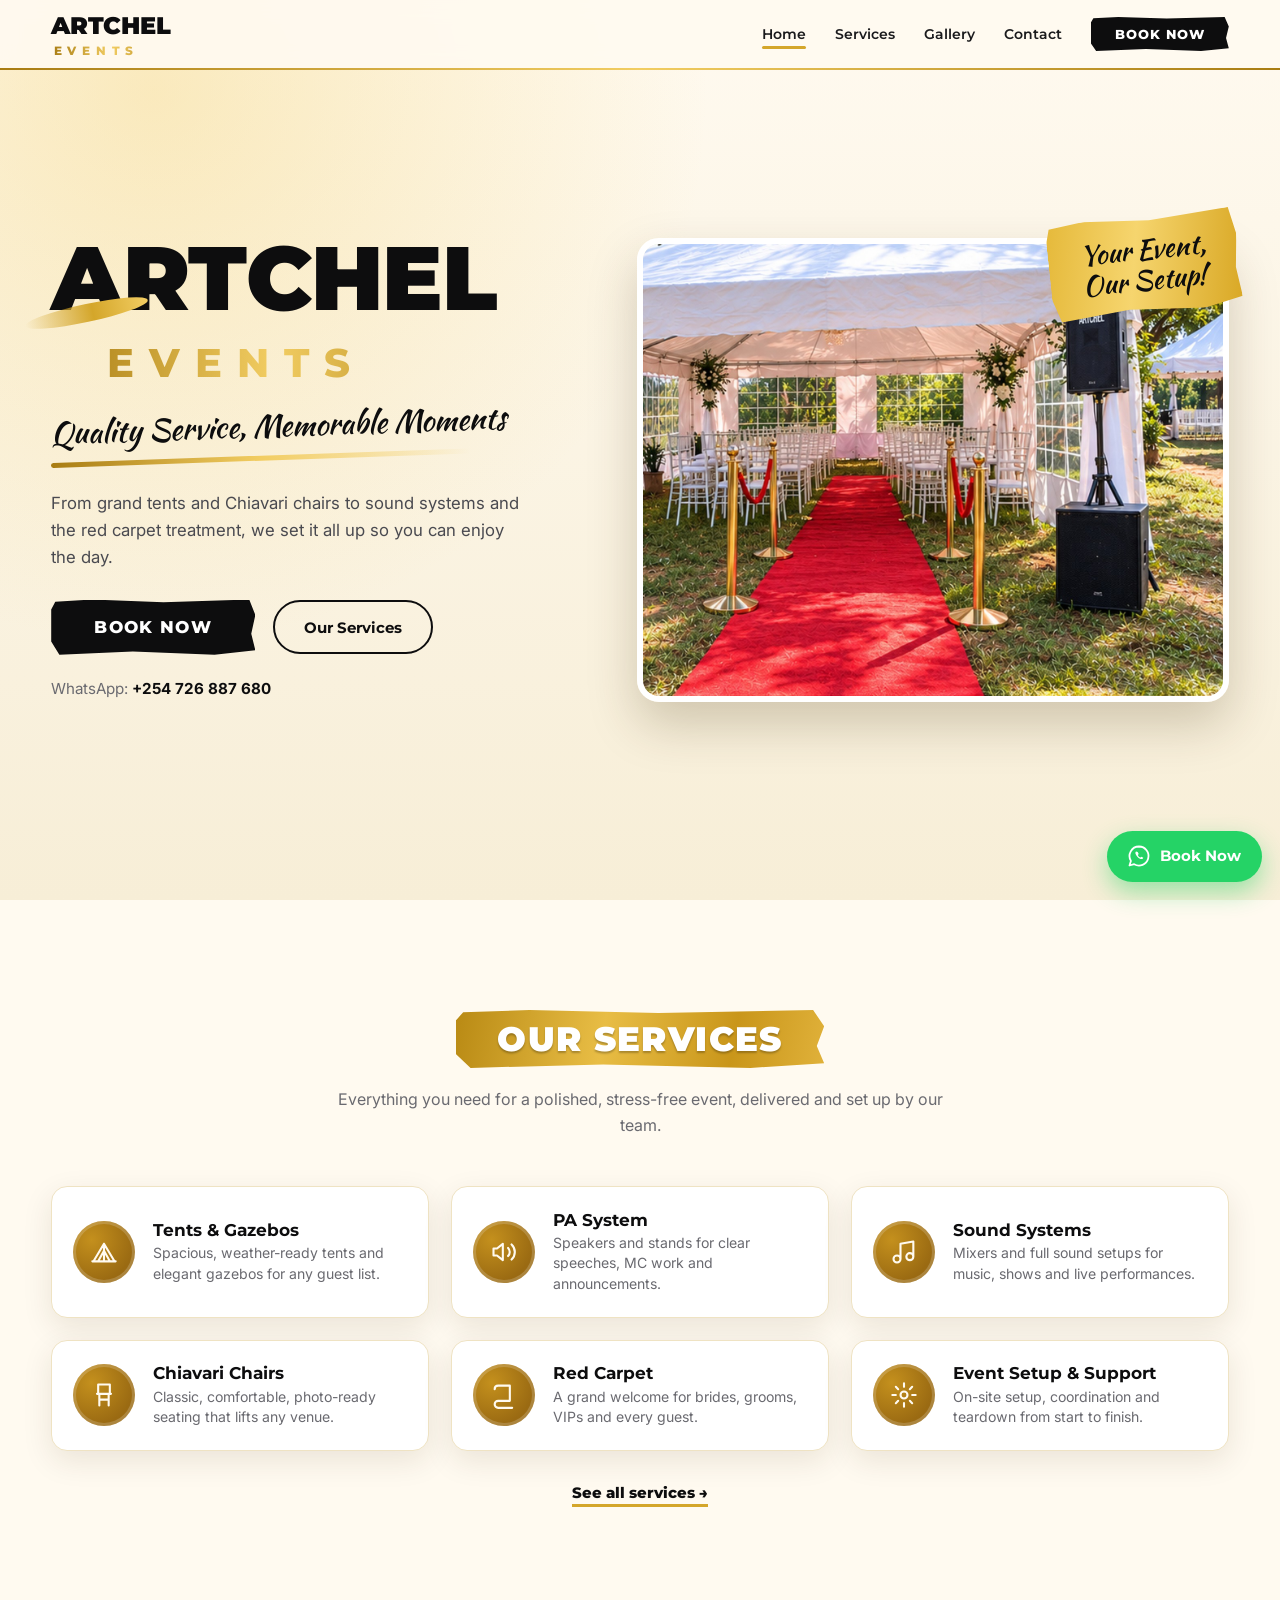
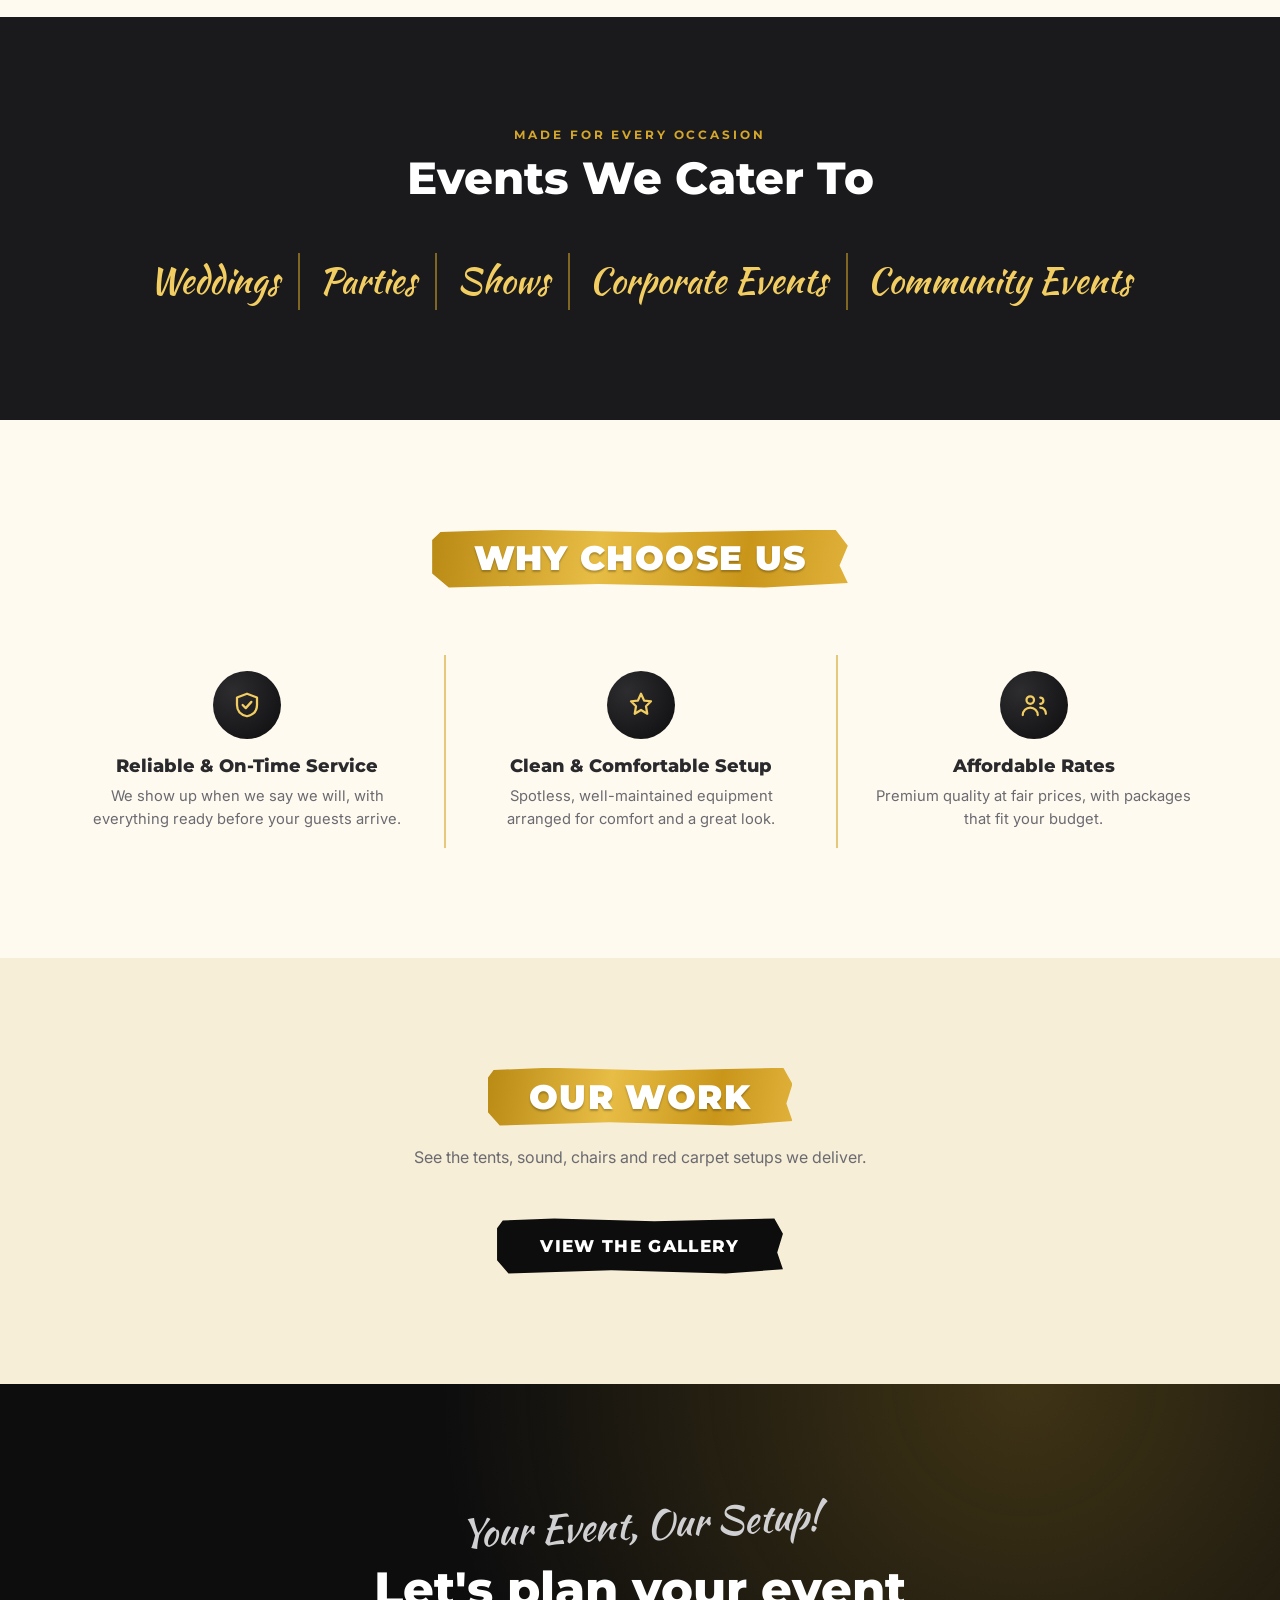
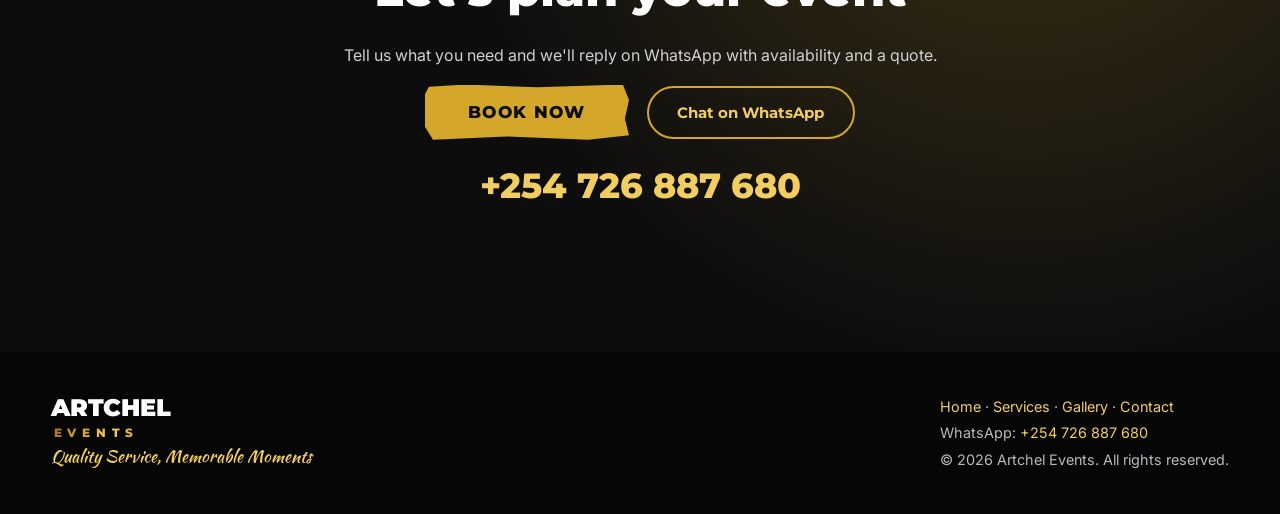
<file: index.html>
<!DOCTYPE html>
<html lang="en">
<head>
  <meta charset="UTF-8" />
  <meta name="viewport" content="width=device-width, initial-scale=1" />
  <title>Artchel Events | Quality Service, Memorable Moments</title>
  <meta name="description" content="Artchel Events: tents, gazebos, PA and sound systems, Chiavari chairs, red carpet and full event setup for weddings, parties, shows, corporate and community events." />
  <meta name="theme-color" content="#fffaf0" />
  <link rel="preconnect" href="https://fonts.googleapis.com" />
  <link rel="preconnect" href="https://fonts.gstatic.com" crossorigin />
  <link href="https://fonts.googleapis.com/css2?family=Inter:wght@400;500;600&family=Kaushan+Script&family=Montserrat:wght@600;700;800;900&display=swap" rel="stylesheet" />
  <link rel="stylesheet" href="styles.css" />
</head>
<body>

  <header class="site-header" id="top">
    <div class="container header-inner">
      <a href="index.html" class="logo logo-sm" aria-label="Artchel Events home">
        <span class="logo-main">ARTCHEL</span>
        <span class="logo-sub">EVENTS</span>
      </a>
      <nav class="nav" id="nav" aria-label="Main navigation">
        <a href="index.html" class="active">Home</a>
        <a href="services.html">Services</a>
        <a href="gallery.html">Gallery</a>
        <a href="contact.html">Contact</a>
        <button class="btn-brush nav-cta" data-open-modal>Book Now</button>
      </nav>
      <button class="hamburger" id="hamburger" aria-label="Toggle menu" aria-expanded="false" aria-controls="nav">
        <span></span><span></span><span></span>
      </button>
    </div>
  </header>

  <main>
    <section class="hero">
      <div class="container hero-grid">
        <div class="hero-copy">
          <div class="logo logo-lg" role="img" aria-label="Artchel Events">
            <span class="logo-main">ARTCHEL</span>
            <span class="logo-sub">EVENTS</span>
          </div>
          <p class="script tagline">Quality Service, Memorable Moments</p>
          <span class="gold-line" aria-hidden="true"></span>
          <p class="hero-sub">From grand tents and Chiavari chairs to sound systems and the red carpet treatment, we set it all up so you can enjoy the day.</p>
          <div class="hero-actions">
            <button class="btn-brush btn-brush-lg" data-open-modal>Book Now</button>
            <a href="services.html" class="btn-ghost">Our Services</a>
          </div>
          <p class="hero-phone">WhatsApp: <a href="https://wa.me/254726887680">+254 726 887 680</a></p>
        </div>
        <div class="hero-visual">
          <img src="hero-tent.jpg" alt="White event tent with Chiavari chairs, red carpet, gold stanchions and a speaker" width="1428" height="1114" />
          <div class="sticker script">Your Event,<br />Our Setup!</div>
        </div>
      </div>
    </section>

    <section class="section" id="services">
      <div class="container">
        <header class="section-head">
          <h2 class="brush-label">OUR SERVICES</h2>
          <p>Everything you need for a polished, stress-free event, delivered and set up by our team.</p>
        </header>
        <div class="services">
          <article class="service">
            <div class="icon" aria-hidden="true"><svg viewBox="0 0 24 24"><path d="M3 20 12 5l9 15M12 5v15M7 20l5-9 5 9M2 20h20"/></svg></div>
            <div><h3>Tents &amp; Gazebos</h3><p>Spacious, weather-ready tents and elegant gazebos for any guest list.</p></div>
          </article>
          <article class="service">
            <div class="icon" aria-hidden="true"><svg viewBox="0 0 24 24"><path d="M11 5 6 9H3v6h3l5 4V5zM15.5 8.5a5 5 0 0 1 0 7M18.5 5.5a9 9 0 0 1 0 13"/></svg></div>
            <div><h3>PA System</h3><p>Speakers and stands for clear speeches, MC work and announcements.</p></div>
          </article>
          <article class="service">
            <div class="icon" aria-hidden="true"><svg viewBox="0 0 24 24"><path d="M9 18V5l11-2v13M9 18a3 3 0 1 1-6 0 3 3 0 0 1 6 0zM20 16a3 3 0 1 1-6 0 3 3 0 0 1 6 0z"/></svg></div>
            <div><h3>Sound Systems</h3><p>Mixers and full sound setups for music, shows and live performances.</p></div>
          </article>
          <article class="service">
            <div class="icon" aria-hidden="true"><svg viewBox="0 0 24 24"><path d="M7 3h10v8H7zM6 11h12M8 11v10M16 11v10M8 16h8"/></svg></div>
            <div><h3>Chiavari Chairs</h3><p>Classic, comfortable, photo-ready seating that lifts any venue.</p></div>
          </article>
          <article class="service">
            <div class="icon" aria-hidden="true"><svg viewBox="0 0 24 24"><path d="M4 7c0-1.7 1.3-3 3-3h10v13H7a3 3 0 0 0 0 6h12M17 4v13"/></svg></div>
            <div><h3>Red Carpet</h3><p>A grand welcome for brides, grooms, VIPs and every guest.</p></div>
          </article>
          <article class="service">
            <div class="icon" aria-hidden="true"><svg viewBox="0 0 24 24"><path d="M12 15a3 3 0 1 0 0-6 3 3 0 0 0 0 6zM12 2v3M12 19v3M2 12h3M19 12h3M5 5l2 2M17 17l2 2M19 5l-2 2M7 17l-2 2"/></svg></div>
            <div><h3>Event Setup &amp; Support</h3><p>On-site setup, coordination and teardown from start to finish.</p></div>
          </article>
        </div>
        <div class="center-row"><a class="link-more" href="services.html">See all services &rarr;</a></div>
      </div>
    </section>

    <section class="section section-dark" id="events">
      <div class="container">
        <header class="section-head light">
          <p class="kicker">Made for every occasion</p>
          <h2>Events We Cater To</h2>
        </header>
        <ul class="event-list script">
          <li>Weddings</li><li>Parties</li><li>Shows</li><li>Corporate Events</li><li>Community Events</li>
        </ul>
      </div>
    </section>

    <section class="section" id="why-us">
      <div class="container">
        <header class="section-head"><h2 class="brush-label">WHY CHOOSE US</h2></header>
        <div class="trust">
          <div class="trust-item">
            <div class="trust-icon" aria-hidden="true"><svg viewBox="0 0 24 24"><path d="M12 3l8 3v6c0 5-3.5 8-8 9-4.5-1-8-4-8-9V6z"/><path d="M8.5 12l2.5 2.5 4.5-5"/></svg></div>
            <h3>Reliable &amp; On-Time Service</h3>
            <p>We show up when we say we will, with everything ready before your guests arrive.</p>
          </div>
          <div class="trust-item">
            <div class="trust-icon" aria-hidden="true"><svg viewBox="0 0 24 24"><path d="M12 3l2.5 5.5L20 9l-4 4 1 6-5-3-5 3 1-6-4-4 5.5-.5z"/></svg></div>
            <h3>Clean &amp; Comfortable Setup</h3>
            <p>Spotless, well-maintained equipment arranged for comfort and a great look.</p>
          </div>
          <div class="trust-item">
            <div class="trust-icon" aria-hidden="true"><svg viewBox="0 0 24 24"><path d="M9 11a3 3 0 1 0 0-6 3 3 0 0 0 0 6zM3 20c0-3.3 2.7-6 6-6s6 2.7 6 6M17 11a2.5 2.5 0 1 0 0-5M17 14c2.5 0 4.5 2.2 4.5 5"/></svg></div>
            <h3>Affordable Rates</h3>
            <p>Premium quality at fair prices, with packages that fit your budget.</p>
          </div>
        </div>
      </div>
    </section>

    <section class="section section-soft">
      <div class="container center-row">
        <header class="section-head"><h2 class="brush-label">OUR WORK</h2><p>See the tents, sound, chairs and red carpet setups we deliver.</p></header>
        <a class="btn-brush btn-brush-lg" href="gallery.html">View the gallery</a>
      </div>
    </section>

    <section class="section cta" id="cta">
      <div class="container cta-inner">
        <p class="script cta-script">Your Event, Our Setup!</p>
        <h2>Let's plan your event</h2>
        <p>Tell us what you need and we'll reply on WhatsApp with availability and a quote.</p>
        <div class="hero-actions center">
          <button class="btn-brush btn-brush-lg on-dark" data-open-modal>Book Now</button>
          <a class="btn-ghost on-dark" href="https://wa.me/254726887680" target="_blank" rel="noopener">Chat on WhatsApp</a>
        </div>
        <p class="cta-phone"><a href="https://wa.me/254726887680">+254 726 887 680</a></p>
      </div>
    </section>

  </main>

  <footer class="site-footer">
    <div class="container footer-inner">
      <div>
        <div class="logo logo-sm on-dark">
          <span class="logo-main">ARTCHEL</span>
          <span class="logo-sub">EVENTS</span>
        </div>
        <p class="script footer-tag">Quality Service, Memorable Moments</p>
      </div>
      <div>
        <p><a href="index.html">Home</a> &middot; <a href="services.html">Services</a> &middot; <a href="gallery.html">Gallery</a> &middot; <a href="contact.html">Contact</a></p>
        <p>WhatsApp: <a href="https://wa.me/254726887680">+254 726 887 680</a></p>
        <p>&copy; <span id="year"></span> Artchel Events. All rights reserved.</p>
      </div>
    </div>
  </footer>

  <button class="fab" data-open-modal aria-label="Book now via WhatsApp">
    <svg viewBox="0 0 24 24" aria-hidden="true"><path d="M12 2.5a9.5 9.5 0 0 0-8.1 14.4L2.5 21.5l4.7-1.3A9.5 9.5 0 1 0 12 2.5z" fill="none" stroke="#fff" stroke-width="1.8" stroke-linejoin="round"/><path fill="#fff" d="M9 7.5c-.5.5-.8 1.3-.4 2.4.8 2.2 2.8 4.2 5 5 1 .4 1.8.1 2.3-.4l.4-.8-1.9-1-.9.9c-1.2-.4-2.3-1.5-2.7-2.7l.9-.9-1-1.9z"/></svg>
    <span>Book Now</span>
  </button>

  <div class="modal" id="modal" role="dialog" aria-modal="true" aria-labelledby="modal-title" hidden>
    <div class="modal-backdrop" data-close-modal></div>
    <div class="modal-panel">
      <button class="modal-close" data-close-modal aria-label="Close form">&times;</button>
      <p class="kicker">Book Now</p>
      <h2 id="modal-title">Event Inquiry</h2>
      <p class="muted-dark">Fill in your details and we'll continue the chat on WhatsApp.</p>
      <form id="booking-form" novalidate>
        <div class="field">
          <label for="name">Your name</label>
          <input type="text" id="name" name="name" placeholder="e.g. Jane Wanjiru" required />
          <span class="error" data-error-for="name"></span>
        </div>
        <div class="field-row">
          <div class="field">
            <label for="eventType">Event type</label>
            <select id="eventType" name="eventType" required>
              <option value="">Select…</option>
              <option>Wedding</option><option>Party</option><option>Show</option>
              <option>Corporate Event</option><option>Community Event</option><option>Other</option>
            </select>
            <span class="error" data-error-for="eventType"></span>
          </div>
          <div class="field">
            <label for="eventDate">Event date</label>
            <input type="date" id="eventDate" name="eventDate" required />
            <span class="error" data-error-for="eventDate"></span>
          </div>
        </div>
        <div class="field">
          <label for="location">Event location <span class="opt">(optional)</span></label>
          <input type="text" id="location" name="location" placeholder="Town / venue" />
        </div>
        <fieldset class="field">
          <legend>Services needed</legend>
          <div class="checks">
            <label><input type="checkbox" name="services" value="Tents & Gazebos" /> Tents &amp; Gazebos</label>
            <label><input type="checkbox" name="services" value="PA System" /> PA System</label>
            <label><input type="checkbox" name="services" value="Sound Systems" /> Sound Systems</label>
            <label><input type="checkbox" name="services" value="Chiavari Chairs" /> Chiavari Chairs</label>
            <label><input type="checkbox" name="services" value="Red Carpet" /> Red Carpet</label>
            <label><input type="checkbox" name="services" value="Event Setup & Support" /> Event Setup &amp; Support</label>
          </div>
          <span class="error" data-error-for="services"></span>
        </fieldset>
        <div class="field">
          <label for="notes">Extra details <span class="opt">(optional)</span></label>
          <textarea id="notes" name="notes" rows="3" placeholder="Guest count, tent size, number of chairs…"></textarea>
        </div>
        <button type="submit" class="btn-brush btn-block">Send via WhatsApp</button>
      </form>
    </div>
  </div>

  <script src="script.js"></script>
</body>
</html>
</file>
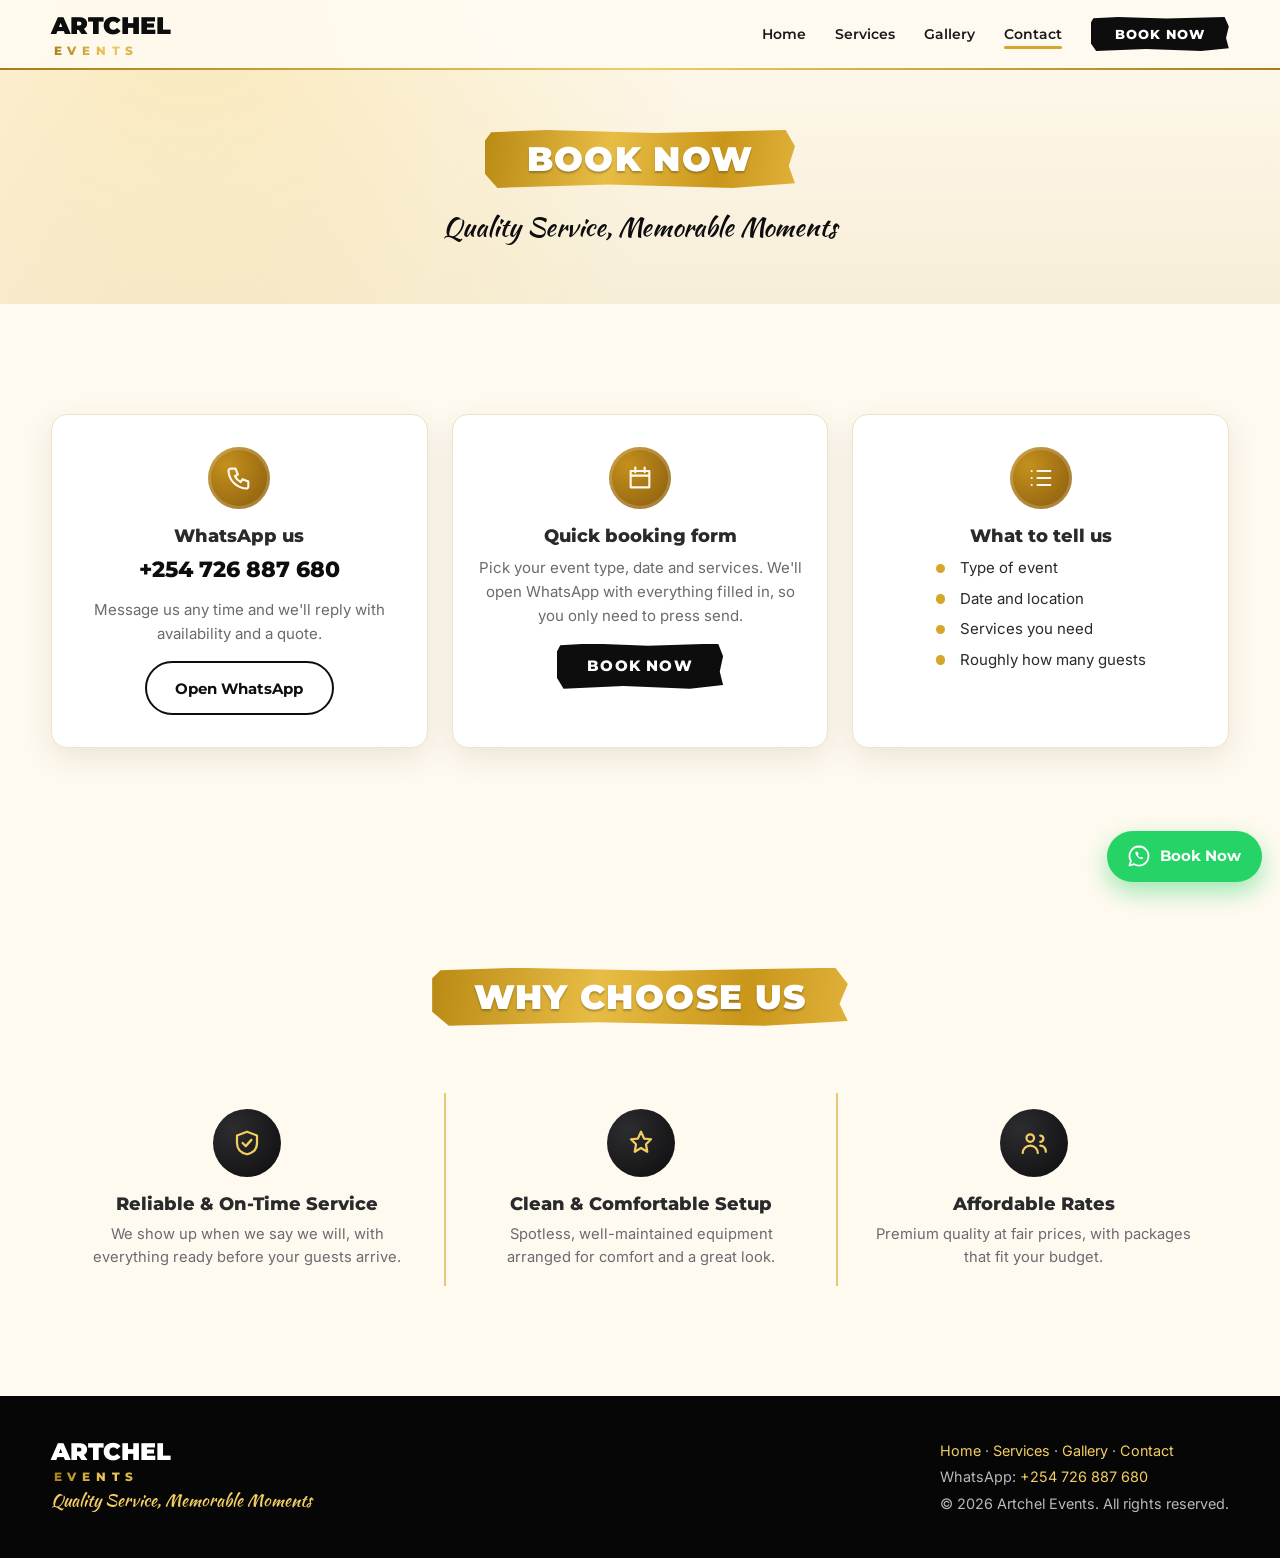
<file: contact.html>
<!DOCTYPE html>
<html lang="en">
<head>
  <meta charset="UTF-8" />
  <meta name="viewport" content="width=device-width, initial-scale=1" />
  <title>Contact & Booking | Artchel Events</title>
  <meta name="description" content="Book Artchel Events on WhatsApp: +254 726 887 680." />
  <meta name="theme-color" content="#fffaf0" />
  <link rel="preconnect" href="https://fonts.googleapis.com" />
  <link rel="preconnect" href="https://fonts.gstatic.com" crossorigin />
  <link href="https://fonts.googleapis.com/css2?family=Inter:wght@400;500;600&family=Kaushan+Script&family=Montserrat:wght@600;700;800;900&display=swap" rel="stylesheet" />
  <link rel="stylesheet" href="styles.css" />
</head>
<body>

  <header class="site-header" id="top">
    <div class="container header-inner">
      <a href="index.html" class="logo logo-sm" aria-label="Artchel Events home">
        <span class="logo-main">ARTCHEL</span>
        <span class="logo-sub">EVENTS</span>
      </a>
      <nav class="nav" id="nav" aria-label="Main navigation">
        <a href="index.html">Home</a>
        <a href="services.html">Services</a>
        <a href="gallery.html">Gallery</a>
        <a href="contact.html" class="active">Contact</a>
        <button class="btn-brush nav-cta" data-open-modal>Book Now</button>
      </nav>
      <button class="hamburger" id="hamburger" aria-label="Toggle menu" aria-expanded="false" aria-controls="nav">
        <span></span><span></span><span></span>
      </button>
    </div>
  </header>

  <section class="page-hero">
    <div class="container">
      <h1 class="brush-label">BOOK NOW</h1>
      <p class="script">Quality Service, Memorable Moments</p>
    </div>
  </section>

  <main>
    <section class="section">
      <div class="container">
        <div class="contact-grid">
          <div class="contact-card">
            <div class="icon" aria-hidden="true"><svg viewBox="0 0 24 24"><path d="M5 4h4l2 5-2.5 1.5a11 11 0 0 0 5 5L15 13l5 2v4a2 2 0 0 1-2 2A16 16 0 0 1 3 6a2 2 0 0 1 2-2z"/></svg></div>
            <h3>WhatsApp us</h3>
            <a class="big" href="https://wa.me/254726887680" target="_blank" rel="noopener">+254 726 887 680</a>
            <p>Message us any time and we'll reply with availability and a quote.</p>
            <a class="btn-ghost" href="https://wa.me/254726887680" target="_blank" rel="noopener">Open WhatsApp</a>
          </div>
          <div class="contact-card">
            <div class="icon" aria-hidden="true"><svg viewBox="0 0 24 24"><path d="M4 6h16v14H4zM4 10h16M8 3v4M16 3v4"/></svg></div>
            <h3>Quick booking form</h3>
            <p>Pick your event type, date and services. We'll open WhatsApp with everything filled in, so you only need to press send.</p>
            <button class="btn-brush" data-open-modal>Book Now</button>
          </div>
          <div class="contact-card">
            <div class="icon" aria-hidden="true"><svg viewBox="0 0 24 24"><path d="M9 6h11M9 12h11M9 18h11M4 6h.01M4 12h.01M4 18h.01"/></svg></div>
            <h3>What to tell us</h3>
            <ul class="checklist">
              <li>Type of event</li>
              <li>Date and location</li>
              <li>Services you need</li>
              <li>Roughly how many guests</li>
            </ul>
          </div>
        </div>
      </div>
    </section>

    <section class="section" id="why-us">
      <div class="container">
        <header class="section-head"><h2 class="brush-label">WHY CHOOSE US</h2></header>
        <div class="trust">
          <div class="trust-item">
            <div class="trust-icon" aria-hidden="true"><svg viewBox="0 0 24 24"><path d="M12 3l8 3v6c0 5-3.5 8-8 9-4.5-1-8-4-8-9V6z"/><path d="M8.5 12l2.5 2.5 4.5-5"/></svg></div>
            <h3>Reliable &amp; On-Time Service</h3>
            <p>We show up when we say we will, with everything ready before your guests arrive.</p>
          </div>
          <div class="trust-item">
            <div class="trust-icon" aria-hidden="true"><svg viewBox="0 0 24 24"><path d="M12 3l2.5 5.5L20 9l-4 4 1 6-5-3-5 3 1-6-4-4 5.5-.5z"/></svg></div>
            <h3>Clean &amp; Comfortable Setup</h3>
            <p>Spotless, well-maintained equipment arranged for comfort and a great look.</p>
          </div>
          <div class="trust-item">
            <div class="trust-icon" aria-hidden="true"><svg viewBox="0 0 24 24"><path d="M9 11a3 3 0 1 0 0-6 3 3 0 0 0 0 6zM3 20c0-3.3 2.7-6 6-6s6 2.7 6 6M17 11a2.5 2.5 0 1 0 0-5M17 14c2.5 0 4.5 2.2 4.5 5"/></svg></div>
            <h3>Affordable Rates</h3>
            <p>Premium quality at fair prices, with packages that fit your budget.</p>
          </div>
        </div>
      </div>
    </section>

  </main>

  <footer class="site-footer">
    <div class="container footer-inner">
      <div>
        <div class="logo logo-sm on-dark">
          <span class="logo-main">ARTCHEL</span>
          <span class="logo-sub">EVENTS</span>
        </div>
        <p class="script footer-tag">Quality Service, Memorable Moments</p>
      </div>
      <div>
        <p><a href="index.html">Home</a> &middot; <a href="services.html">Services</a> &middot; <a href="gallery.html">Gallery</a> &middot; <a href="contact.html">Contact</a></p>
        <p>WhatsApp: <a href="https://wa.me/254726887680">+254 726 887 680</a></p>
        <p>&copy; <span id="year"></span> Artchel Events. All rights reserved.</p>
      </div>
    </div>
  </footer>

  <button class="fab" data-open-modal aria-label="Book now via WhatsApp">
    <svg viewBox="0 0 24 24" aria-hidden="true"><path d="M12 2.5a9.5 9.5 0 0 0-8.1 14.4L2.5 21.5l4.7-1.3A9.5 9.5 0 1 0 12 2.5z" fill="none" stroke="#fff" stroke-width="1.8" stroke-linejoin="round"/><path fill="#fff" d="M9 7.5c-.5.5-.8 1.3-.4 2.4.8 2.2 2.8 4.2 5 5 1 .4 1.8.1 2.3-.4l.4-.8-1.9-1-.9.9c-1.2-.4-2.3-1.5-2.7-2.7l.9-.9-1-1.9z"/></svg>
    <span>Book Now</span>
  </button>

  <div class="modal" id="modal" role="dialog" aria-modal="true" aria-labelledby="modal-title" hidden>
    <div class="modal-backdrop" data-close-modal></div>
    <div class="modal-panel">
      <button class="modal-close" data-close-modal aria-label="Close form">&times;</button>
      <p class="kicker">Book Now</p>
      <h2 id="modal-title">Event Inquiry</h2>
      <p class="muted-dark">Fill in your details and we'll continue the chat on WhatsApp.</p>
      <form id="booking-form" novalidate>
        <div class="field">
          <label for="name">Your name</label>
          <input type="text" id="name" name="name" placeholder="e.g. Jane Wanjiru" required />
          <span class="error" data-error-for="name"></span>
        </div>
        <div class="field-row">
          <div class="field">
            <label for="eventType">Event type</label>
            <select id="eventType" name="eventType" required>
              <option value="">Select…</option>
              <option>Wedding</option><option>Party</option><option>Show</option>
              <option>Corporate Event</option><option>Community Event</option><option>Other</option>
            </select>
            <span class="error" data-error-for="eventType"></span>
          </div>
          <div class="field">
            <label for="eventDate">Event date</label>
            <input type="date" id="eventDate" name="eventDate" required />
            <span class="error" data-error-for="eventDate"></span>
          </div>
        </div>
        <div class="field">
          <label for="location">Event location <span class="opt">(optional)</span></label>
          <input type="text" id="location" name="location" placeholder="Town / venue" />
        </div>
        <fieldset class="field">
          <legend>Services needed</legend>
          <div class="checks">
            <label><input type="checkbox" name="services" value="Tents & Gazebos" /> Tents &amp; Gazebos</label>
            <label><input type="checkbox" name="services" value="PA System" /> PA System</label>
            <label><input type="checkbox" name="services" value="Sound Systems" /> Sound Systems</label>
            <label><input type="checkbox" name="services" value="Chiavari Chairs" /> Chiavari Chairs</label>
            <label><input type="checkbox" name="services" value="Red Carpet" /> Red Carpet</label>
            <label><input type="checkbox" name="services" value="Event Setup & Support" /> Event Setup &amp; Support</label>
          </div>
          <span class="error" data-error-for="services"></span>
        </fieldset>
        <div class="field">
          <label for="notes">Extra details <span class="opt">(optional)</span></label>
          <textarea id="notes" name="notes" rows="3" placeholder="Guest count, tent size, number of chairs…"></textarea>
        </div>
        <button type="submit" class="btn-brush btn-block">Send via WhatsApp</button>
      </form>
    </div>
  </div>

  <script src="script.js"></script>
</body>
</html>
</file>
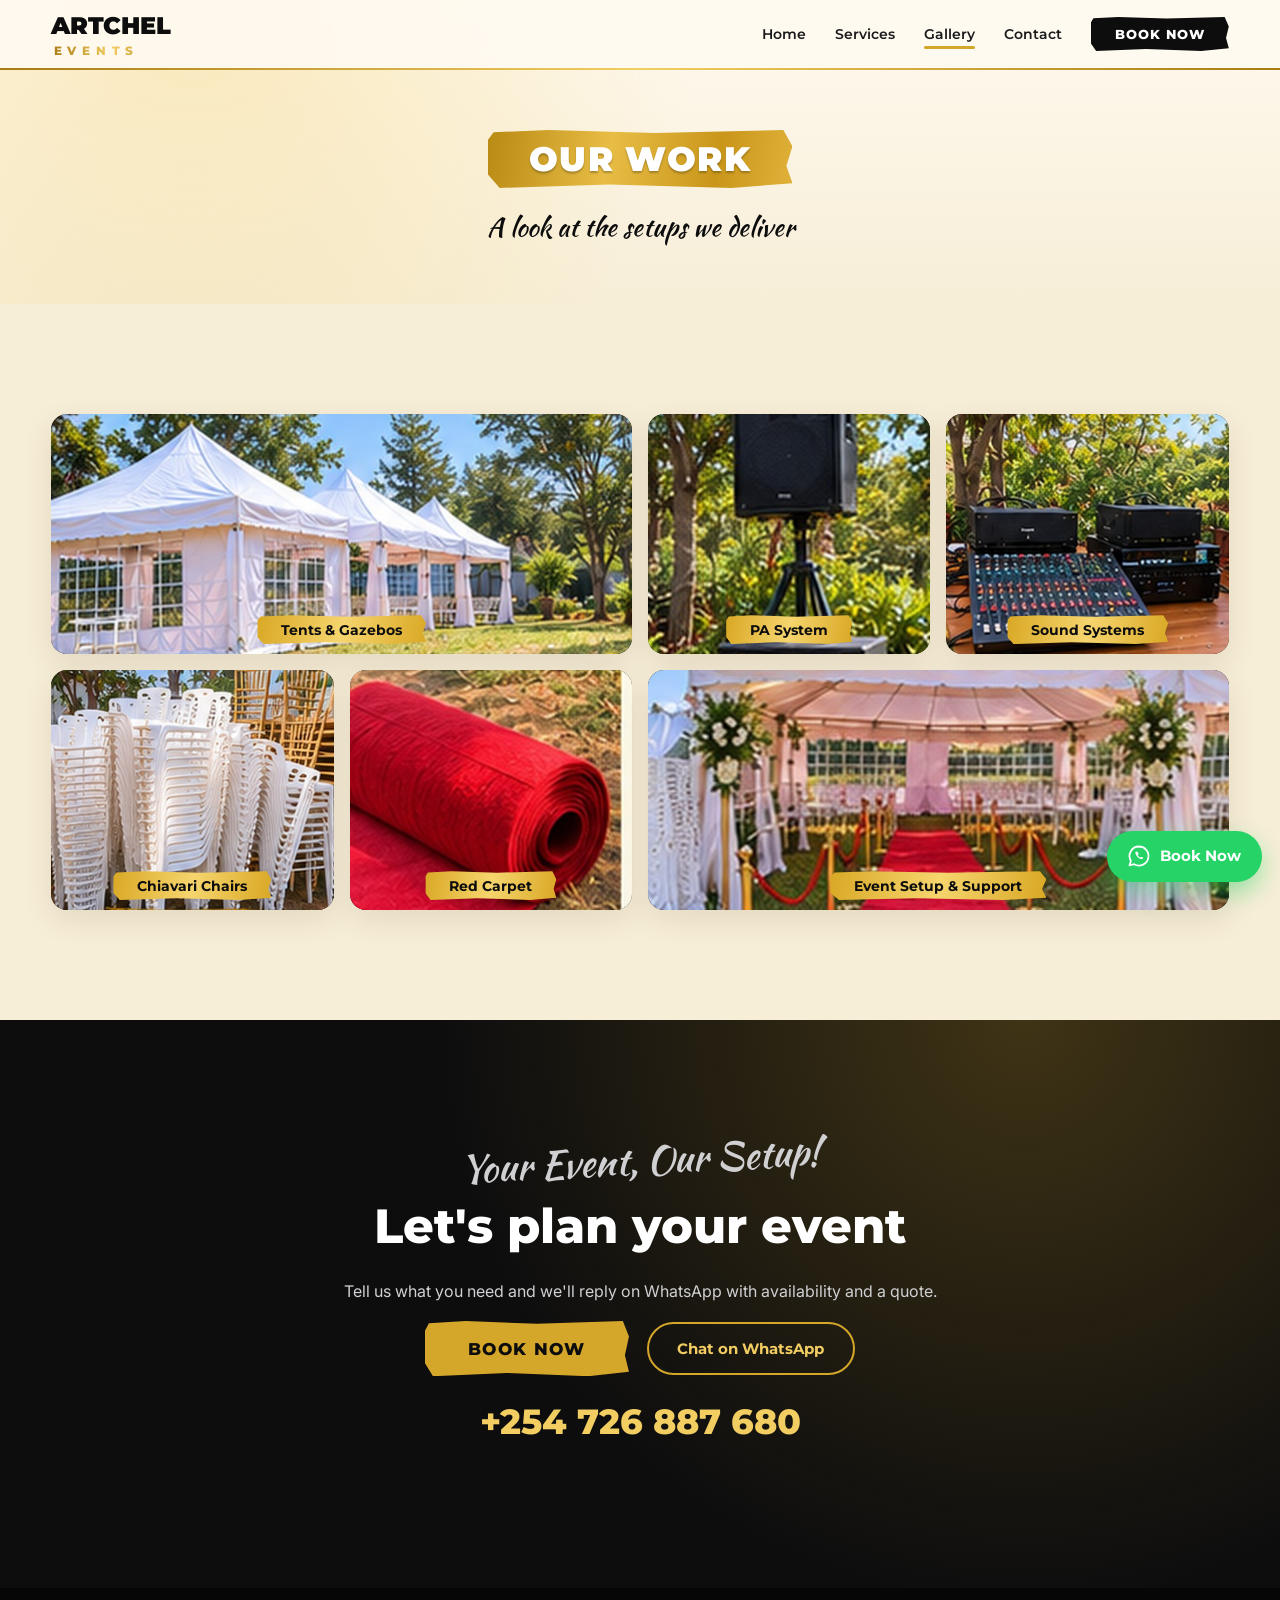
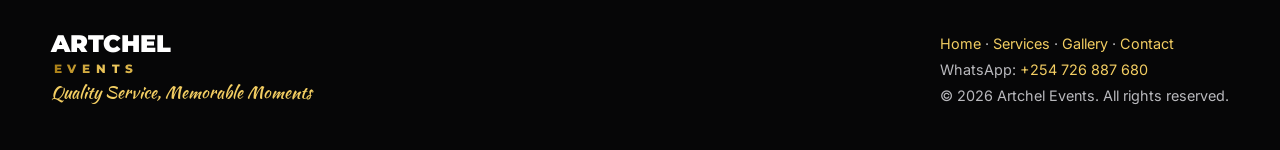
<file: gallery.html>
<!DOCTYPE html>
<html lang="en">
<head>
  <meta charset="UTF-8" />
  <meta name="viewport" content="width=device-width, initial-scale=1" />
  <title>Gallery | Artchel Events</title>
  <meta name="description" content="Photos of Artchel Events setups: tents, PA and sound systems, Chiavari chairs, red carpet and event setup." />
  <meta name="theme-color" content="#fffaf0" />
  <link rel="preconnect" href="https://fonts.googleapis.com" />
  <link rel="preconnect" href="https://fonts.gstatic.com" crossorigin />
  <link href="https://fonts.googleapis.com/css2?family=Inter:wght@400;500;600&family=Kaushan+Script&family=Montserrat:wght@600;700;800;900&display=swap" rel="stylesheet" />
  <link rel="stylesheet" href="styles.css" />
</head>
<body>

  <header class="site-header" id="top">
    <div class="container header-inner">
      <a href="index.html" class="logo logo-sm" aria-label="Artchel Events home">
        <span class="logo-main">ARTCHEL</span>
        <span class="logo-sub">EVENTS</span>
      </a>
      <nav class="nav" id="nav" aria-label="Main navigation">
        <a href="index.html">Home</a>
        <a href="services.html">Services</a>
        <a href="gallery.html" class="active">Gallery</a>
        <a href="contact.html">Contact</a>
        <button class="btn-brush nav-cta" data-open-modal>Book Now</button>
      </nav>
      <button class="hamburger" id="hamburger" aria-label="Toggle menu" aria-expanded="false" aria-controls="nav">
        <span></span><span></span><span></span>
      </button>
    </div>
  </header>

  <section class="page-hero">
    <div class="container">
      <h1 class="brush-label">OUR WORK</h1>
      <p class="script">A look at the setups we deliver</p>
    </div>
  </section>

  <main>
    <section class="section section-soft">
      <div class="container">
        <div class="gallery">
          <figure class="g wide"><img src="tents.jpg" alt="Row of white event tents and gazebos" loading="lazy" /><figcaption>Tents &amp; Gazebos</figcaption></figure>
          <figure class="g"><img src="pa-system.jpg" alt="PA speaker on a stand with subwoofer" loading="lazy" /><figcaption>PA System</figcaption></figure>
          <figure class="g"><img src="sound.jpg" alt="Audio mixer and amplifiers on a table" loading="lazy" /><figcaption>Sound Systems</figcaption></figure>
          <figure class="g"><img src="chairs.jpg" alt="Stacked white and gold Chiavari chairs" loading="lazy" /><figcaption>Chiavari Chairs</figcaption></figure>
          <figure class="g"><img src="red-carpet.jpg" alt="Rolled red carpet" loading="lazy" /><figcaption>Red Carpet</figcaption></figure>
          <figure class="g wide"><img src="event-setup.jpg" alt="Decorated tent entrance with red carpet and gold stanchions" loading="lazy" /><figcaption>Event Setup &amp; Support</figcaption></figure>
        </div>
      </div>
    </section>

    <section class="section cta" id="cta">
      <div class="container cta-inner">
        <p class="script cta-script">Your Event, Our Setup!</p>
        <h2>Let's plan your event</h2>
        <p>Tell us what you need and we'll reply on WhatsApp with availability and a quote.</p>
        <div class="hero-actions center">
          <button class="btn-brush btn-brush-lg on-dark" data-open-modal>Book Now</button>
          <a class="btn-ghost on-dark" href="https://wa.me/254726887680" target="_blank" rel="noopener">Chat on WhatsApp</a>
        </div>
        <p class="cta-phone"><a href="https://wa.me/254726887680">+254 726 887 680</a></p>
      </div>
    </section>

  </main>

  <footer class="site-footer">
    <div class="container footer-inner">
      <div>
        <div class="logo logo-sm on-dark">
          <span class="logo-main">ARTCHEL</span>
          <span class="logo-sub">EVENTS</span>
        </div>
        <p class="script footer-tag">Quality Service, Memorable Moments</p>
      </div>
      <div>
        <p><a href="index.html">Home</a> &middot; <a href="services.html">Services</a> &middot; <a href="gallery.html">Gallery</a> &middot; <a href="contact.html">Contact</a></p>
        <p>WhatsApp: <a href="https://wa.me/254726887680">+254 726 887 680</a></p>
        <p>&copy; <span id="year"></span> Artchel Events. All rights reserved.</p>
      </div>
    </div>
  </footer>

  <button class="fab" data-open-modal aria-label="Book now via WhatsApp">
    <svg viewBox="0 0 24 24" aria-hidden="true"><path d="M12 2.5a9.5 9.5 0 0 0-8.1 14.4L2.5 21.5l4.7-1.3A9.5 9.5 0 1 0 12 2.5z" fill="none" stroke="#fff" stroke-width="1.8" stroke-linejoin="round"/><path fill="#fff" d="M9 7.5c-.5.5-.8 1.3-.4 2.4.8 2.2 2.8 4.2 5 5 1 .4 1.8.1 2.3-.4l.4-.8-1.9-1-.9.9c-1.2-.4-2.3-1.5-2.7-2.7l.9-.9-1-1.9z"/></svg>
    <span>Book Now</span>
  </button>

  <div class="modal" id="modal" role="dialog" aria-modal="true" aria-labelledby="modal-title" hidden>
    <div class="modal-backdrop" data-close-modal></div>
    <div class="modal-panel">
      <button class="modal-close" data-close-modal aria-label="Close form">&times;</button>
      <p class="kicker">Book Now</p>
      <h2 id="modal-title">Event Inquiry</h2>
      <p class="muted-dark">Fill in your details and we'll continue the chat on WhatsApp.</p>
      <form id="booking-form" novalidate>
        <div class="field">
          <label for="name">Your name</label>
          <input type="text" id="name" name="name" placeholder="e.g. Jane Wanjiru" required />
          <span class="error" data-error-for="name"></span>
        </div>
        <div class="field-row">
          <div class="field">
            <label for="eventType">Event type</label>
            <select id="eventType" name="eventType" required>
              <option value="">Select…</option>
              <option>Wedding</option><option>Party</option><option>Show</option>
              <option>Corporate Event</option><option>Community Event</option><option>Other</option>
            </select>
            <span class="error" data-error-for="eventType"></span>
          </div>
          <div class="field">
            <label for="eventDate">Event date</label>
            <input type="date" id="eventDate" name="eventDate" required />
            <span class="error" data-error-for="eventDate"></span>
          </div>
        </div>
        <div class="field">
          <label for="location">Event location <span class="opt">(optional)</span></label>
          <input type="text" id="location" name="location" placeholder="Town / venue" />
        </div>
        <fieldset class="field">
          <legend>Services needed</legend>
          <div class="checks">
            <label><input type="checkbox" name="services" value="Tents & Gazebos" /> Tents &amp; Gazebos</label>
            <label><input type="checkbox" name="services" value="PA System" /> PA System</label>
            <label><input type="checkbox" name="services" value="Sound Systems" /> Sound Systems</label>
            <label><input type="checkbox" name="services" value="Chiavari Chairs" /> Chiavari Chairs</label>
            <label><input type="checkbox" name="services" value="Red Carpet" /> Red Carpet</label>
            <label><input type="checkbox" name="services" value="Event Setup & Support" /> Event Setup &amp; Support</label>
          </div>
          <span class="error" data-error-for="services"></span>
        </fieldset>
        <div class="field">
          <label for="notes">Extra details <span class="opt">(optional)</span></label>
          <textarea id="notes" name="notes" rows="3" placeholder="Guest count, tent size, number of chairs…"></textarea>
        </div>
        <button type="submit" class="btn-brush btn-block">Send via WhatsApp</button>
      </form>
    </div>
  </div>

  <script src="script.js"></script>
</body>
</html>
</file>
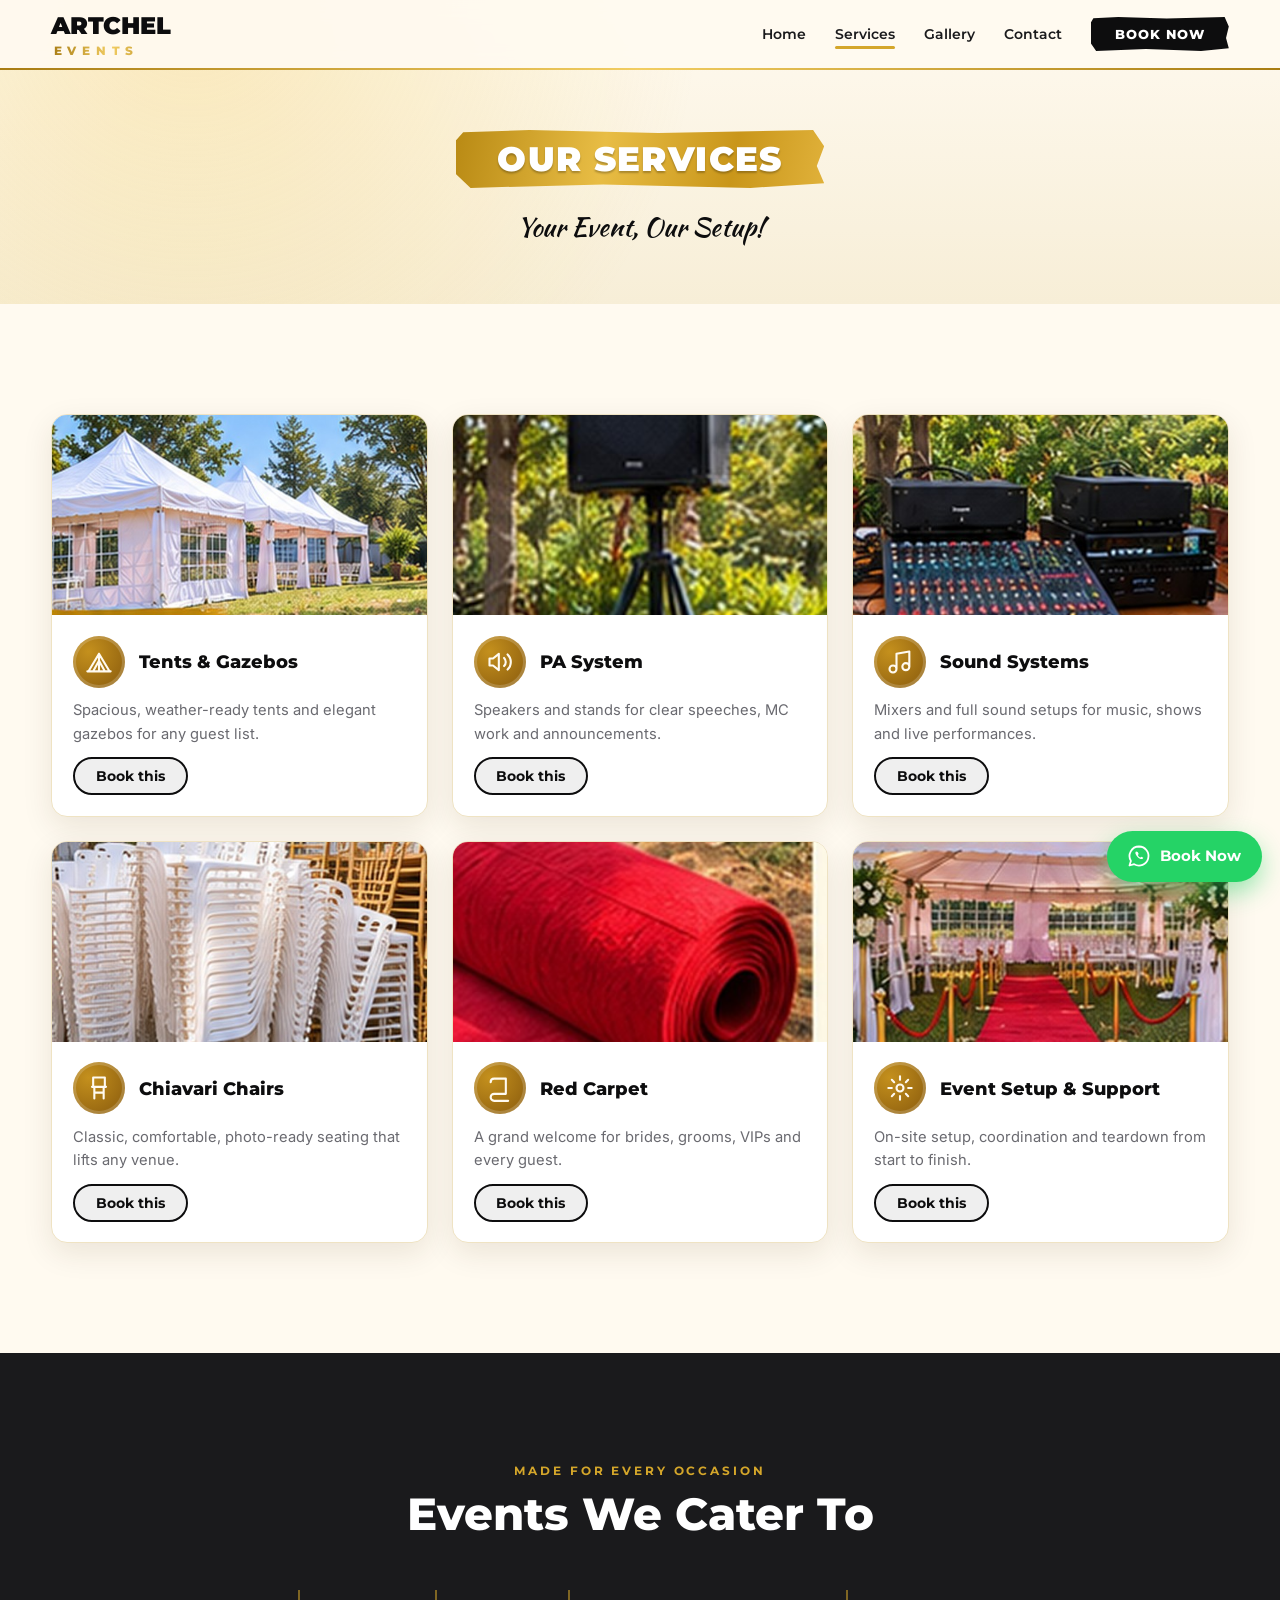
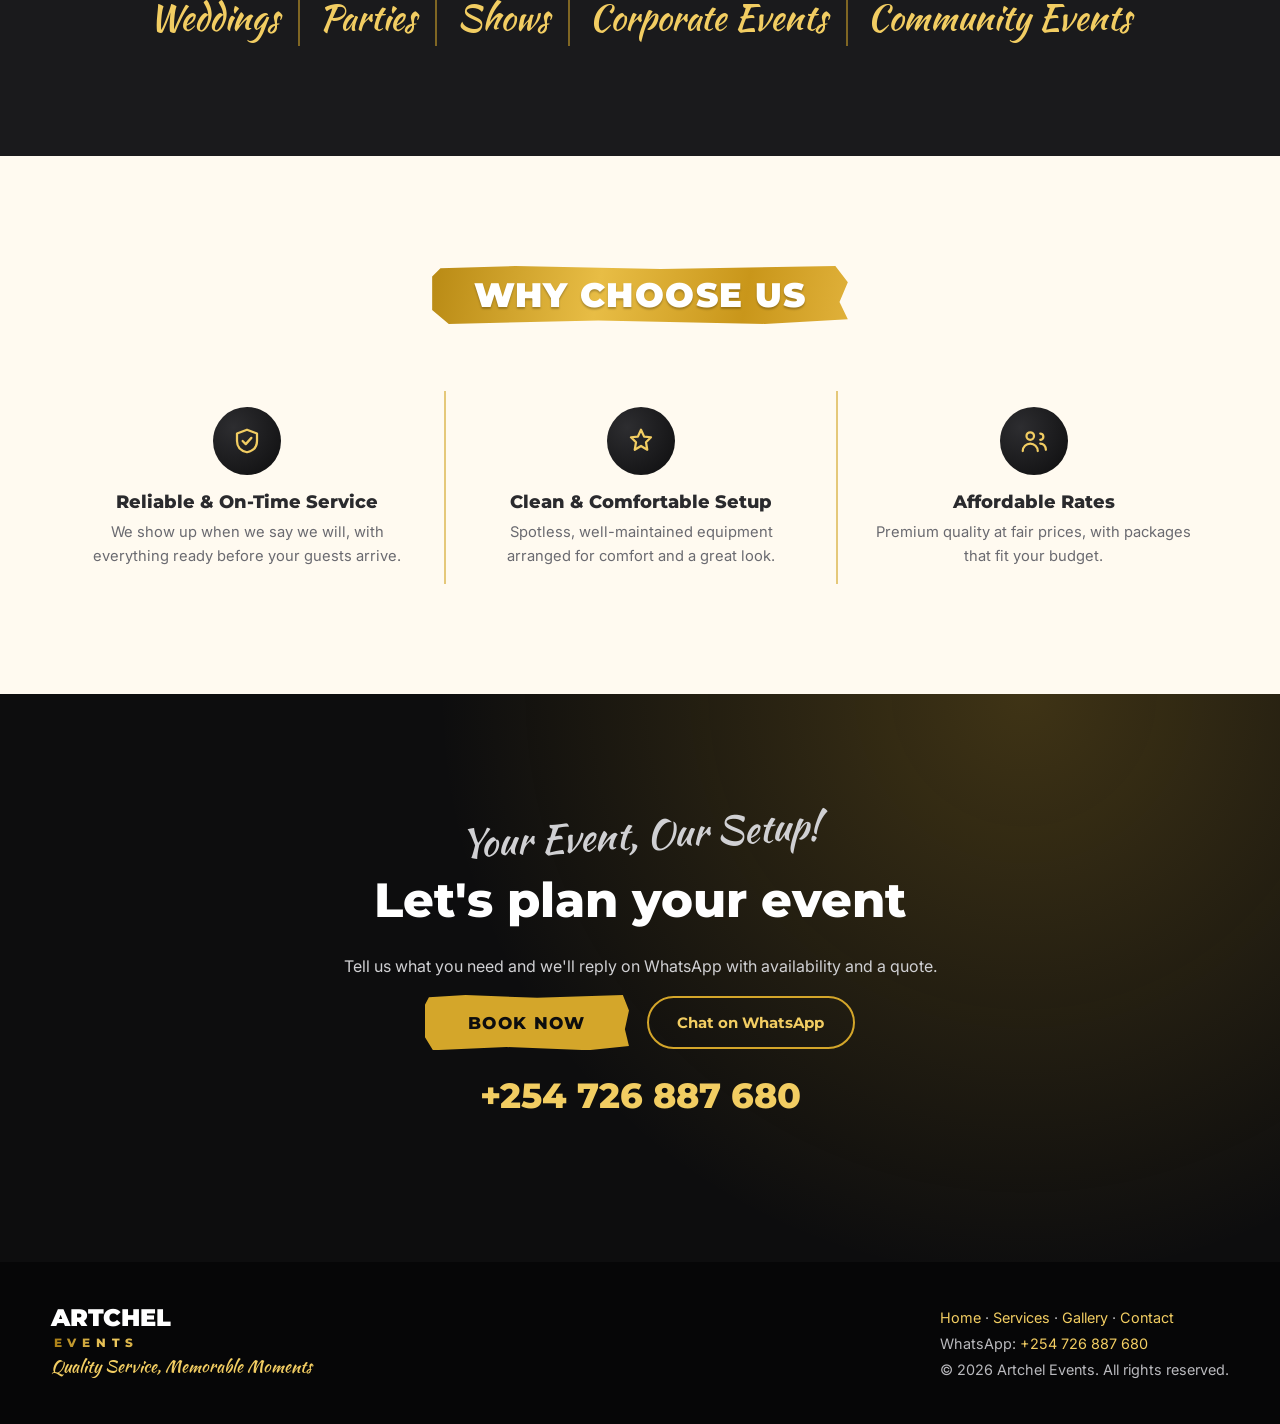
<file: services.html>
<!DOCTYPE html>
<html lang="en">
<head>
  <meta charset="UTF-8" />
  <meta name="viewport" content="width=device-width, initial-scale=1" />
  <title>Services | Artchel Events</title>
  <meta name="description" content="Tents and gazebos, PA system, sound systems, Chiavari chairs, red carpet and event setup and support by Artchel Events." />
  <meta name="theme-color" content="#fffaf0" />
  <link rel="preconnect" href="https://fonts.googleapis.com" />
  <link rel="preconnect" href="https://fonts.gstatic.com" crossorigin />
  <link href="https://fonts.googleapis.com/css2?family=Inter:wght@400;500;600&family=Kaushan+Script&family=Montserrat:wght@600;700;800;900&display=swap" rel="stylesheet" />
  <link rel="stylesheet" href="styles.css" />
</head>
<body>

  <header class="site-header" id="top">
    <div class="container header-inner">
      <a href="index.html" class="logo logo-sm" aria-label="Artchel Events home">
        <span class="logo-main">ARTCHEL</span>
        <span class="logo-sub">EVENTS</span>
      </a>
      <nav class="nav" id="nav" aria-label="Main navigation">
        <a href="index.html">Home</a>
        <a href="services.html" class="active">Services</a>
        <a href="gallery.html">Gallery</a>
        <a href="contact.html">Contact</a>
        <button class="btn-brush nav-cta" data-open-modal>Book Now</button>
      </nav>
      <button class="hamburger" id="hamburger" aria-label="Toggle menu" aria-expanded="false" aria-controls="nav">
        <span></span><span></span><span></span>
      </button>
    </div>
  </header>

  <section class="page-hero">
    <div class="container">
      <h1 class="brush-label">OUR SERVICES</h1>
      <p class="script">Your Event, Our Setup!</p>
    </div>
  </section>

  <main>
    <section class="section">
      <div class="container">
        <div class="svc-grid">
        <article class="svc-card">
          <img src="tents.jpg" alt="Tents and Gazebos" loading="lazy" />
          <div class="svc-body">
            <div class="svc-head"><div class="icon" aria-hidden="true"><svg viewBox="0 0 24 24"><path d="M3 20 12 5l9 15M12 5v15M7 20l5-9 5 9M2 20h20"/></svg></div><h3>Tents &amp; Gazebos</h3></div>
            <p>Spacious, weather-ready tents and elegant gazebos for any guest list.</p>
            <button class="btn-ghost" data-open-modal>Book this</button>
          </div>
        </article>
        <article class="svc-card">
          <img src="pa-system.jpg" alt="PA System" loading="lazy" />
          <div class="svc-body">
            <div class="svc-head"><div class="icon" aria-hidden="true"><svg viewBox="0 0 24 24"><path d="M11 5 6 9H3v6h3l5 4V5zM15.5 8.5a5 5 0 0 1 0 7M18.5 5.5a9 9 0 0 1 0 13"/></svg></div><h3>PA System</h3></div>
            <p>Speakers and stands for clear speeches, MC work and announcements.</p>
            <button class="btn-ghost" data-open-modal>Book this</button>
          </div>
        </article>
        <article class="svc-card">
          <img src="sound.jpg" alt="Sound Systems" loading="lazy" />
          <div class="svc-body">
            <div class="svc-head"><div class="icon" aria-hidden="true"><svg viewBox="0 0 24 24"><path d="M9 18V5l11-2v13M9 18a3 3 0 1 1-6 0 3 3 0 0 1 6 0zM20 16a3 3 0 1 1-6 0 3 3 0 0 1 6 0z"/></svg></div><h3>Sound Systems</h3></div>
            <p>Mixers and full sound setups for music, shows and live performances.</p>
            <button class="btn-ghost" data-open-modal>Book this</button>
          </div>
        </article>
        <article class="svc-card">
          <img src="chairs.jpg" alt="Chiavari Chairs" loading="lazy" />
          <div class="svc-body">
            <div class="svc-head"><div class="icon" aria-hidden="true"><svg viewBox="0 0 24 24"><path d="M7 3h10v8H7zM6 11h12M8 11v10M16 11v10M8 16h8"/></svg></div><h3>Chiavari Chairs</h3></div>
            <p>Classic, comfortable, photo-ready seating that lifts any venue.</p>
            <button class="btn-ghost" data-open-modal>Book this</button>
          </div>
        </article>
        <article class="svc-card">
          <img src="red-carpet.jpg" alt="Red Carpet" loading="lazy" />
          <div class="svc-body">
            <div class="svc-head"><div class="icon" aria-hidden="true"><svg viewBox="0 0 24 24"><path d="M4 7c0-1.7 1.3-3 3-3h10v13H7a3 3 0 0 0 0 6h12M17 4v13"/></svg></div><h3>Red Carpet</h3></div>
            <p>A grand welcome for brides, grooms, VIPs and every guest.</p>
            <button class="btn-ghost" data-open-modal>Book this</button>
          </div>
        </article>
        <article class="svc-card">
          <img src="event-setup.jpg" alt="Event Setup and Support" loading="lazy" />
          <div class="svc-body">
            <div class="svc-head"><div class="icon" aria-hidden="true"><svg viewBox="0 0 24 24"><path d="M12 15a3 3 0 1 0 0-6 3 3 0 0 0 0 6zM12 2v3M12 19v3M2 12h3M19 12h3M5 5l2 2M17 17l2 2M19 5l-2 2M7 17l-2 2"/></svg></div><h3>Event Setup &amp; Support</h3></div>
            <p>On-site setup, coordination and teardown from start to finish.</p>
            <button class="btn-ghost" data-open-modal>Book this</button>
          </div>
        </article>
        </div>
      </div>
    </section>

    <section class="section section-dark" id="events">
      <div class="container">
        <header class="section-head light">
          <p class="kicker">Made for every occasion</p>
          <h2>Events We Cater To</h2>
        </header>
        <ul class="event-list script">
          <li>Weddings</li><li>Parties</li><li>Shows</li><li>Corporate Events</li><li>Community Events</li>
        </ul>
      </div>
    </section>

    <section class="section" id="why-us">
      <div class="container">
        <header class="section-head"><h2 class="brush-label">WHY CHOOSE US</h2></header>
        <div class="trust">
          <div class="trust-item">
            <div class="trust-icon" aria-hidden="true"><svg viewBox="0 0 24 24"><path d="M12 3l8 3v6c0 5-3.5 8-8 9-4.5-1-8-4-8-9V6z"/><path d="M8.5 12l2.5 2.5 4.5-5"/></svg></div>
            <h3>Reliable &amp; On-Time Service</h3>
            <p>We show up when we say we will, with everything ready before your guests arrive.</p>
          </div>
          <div class="trust-item">
            <div class="trust-icon" aria-hidden="true"><svg viewBox="0 0 24 24"><path d="M12 3l2.5 5.5L20 9l-4 4 1 6-5-3-5 3 1-6-4-4 5.5-.5z"/></svg></div>
            <h3>Clean &amp; Comfortable Setup</h3>
            <p>Spotless, well-maintained equipment arranged for comfort and a great look.</p>
          </div>
          <div class="trust-item">
            <div class="trust-icon" aria-hidden="true"><svg viewBox="0 0 24 24"><path d="M9 11a3 3 0 1 0 0-6 3 3 0 0 0 0 6zM3 20c0-3.3 2.7-6 6-6s6 2.7 6 6M17 11a2.5 2.5 0 1 0 0-5M17 14c2.5 0 4.5 2.2 4.5 5"/></svg></div>
            <h3>Affordable Rates</h3>
            <p>Premium quality at fair prices, with packages that fit your budget.</p>
          </div>
        </div>
      </div>
    </section>

    <section class="section cta" id="cta">
      <div class="container cta-inner">
        <p class="script cta-script">Your Event, Our Setup!</p>
        <h2>Let's plan your event</h2>
        <p>Tell us what you need and we'll reply on WhatsApp with availability and a quote.</p>
        <div class="hero-actions center">
          <button class="btn-brush btn-brush-lg on-dark" data-open-modal>Book Now</button>
          <a class="btn-ghost on-dark" href="https://wa.me/254726887680" target="_blank" rel="noopener">Chat on WhatsApp</a>
        </div>
        <p class="cta-phone"><a href="https://wa.me/254726887680">+254 726 887 680</a></p>
      </div>
    </section>

  </main>

  <footer class="site-footer">
    <div class="container footer-inner">
      <div>
        <div class="logo logo-sm on-dark">
          <span class="logo-main">ARTCHEL</span>
          <span class="logo-sub">EVENTS</span>
        </div>
        <p class="script footer-tag">Quality Service, Memorable Moments</p>
      </div>
      <div>
        <p><a href="index.html">Home</a> &middot; <a href="services.html">Services</a> &middot; <a href="gallery.html">Gallery</a> &middot; <a href="contact.html">Contact</a></p>
        <p>WhatsApp: <a href="https://wa.me/254726887680">+254 726 887 680</a></p>
        <p>&copy; <span id="year"></span> Artchel Events. All rights reserved.</p>
      </div>
    </div>
  </footer>

  <button class="fab" data-open-modal aria-label="Book now via WhatsApp">
    <svg viewBox="0 0 24 24" aria-hidden="true"><path d="M12 2.5a9.5 9.5 0 0 0-8.1 14.4L2.5 21.5l4.7-1.3A9.5 9.5 0 1 0 12 2.5z" fill="none" stroke="#fff" stroke-width="1.8" stroke-linejoin="round"/><path fill="#fff" d="M9 7.5c-.5.5-.8 1.3-.4 2.4.8 2.2 2.8 4.2 5 5 1 .4 1.8.1 2.3-.4l.4-.8-1.9-1-.9.9c-1.2-.4-2.3-1.5-2.7-2.7l.9-.9-1-1.9z"/></svg>
    <span>Book Now</span>
  </button>

  <div class="modal" id="modal" role="dialog" aria-modal="true" aria-labelledby="modal-title" hidden>
    <div class="modal-backdrop" data-close-modal></div>
    <div class="modal-panel">
      <button class="modal-close" data-close-modal aria-label="Close form">&times;</button>
      <p class="kicker">Book Now</p>
      <h2 id="modal-title">Event Inquiry</h2>
      <p class="muted-dark">Fill in your details and we'll continue the chat on WhatsApp.</p>
      <form id="booking-form" novalidate>
        <div class="field">
          <label for="name">Your name</label>
          <input type="text" id="name" name="name" placeholder="e.g. Jane Wanjiru" required />
          <span class="error" data-error-for="name"></span>
        </div>
        <div class="field-row">
          <div class="field">
            <label for="eventType">Event type</label>
            <select id="eventType" name="eventType" required>
              <option value="">Select…</option>
              <option>Wedding</option><option>Party</option><option>Show</option>
              <option>Corporate Event</option><option>Community Event</option><option>Other</option>
            </select>
            <span class="error" data-error-for="eventType"></span>
          </div>
          <div class="field">
            <label for="eventDate">Event date</label>
            <input type="date" id="eventDate" name="eventDate" required />
            <span class="error" data-error-for="eventDate"></span>
          </div>
        </div>
        <div class="field">
          <label for="location">Event location <span class="opt">(optional)</span></label>
          <input type="text" id="location" name="location" placeholder="Town / venue" />
        </div>
        <fieldset class="field">
          <legend>Services needed</legend>
          <div class="checks">
            <label><input type="checkbox" name="services" value="Tents & Gazebos" /> Tents &amp; Gazebos</label>
            <label><input type="checkbox" name="services" value="PA System" /> PA System</label>
            <label><input type="checkbox" name="services" value="Sound Systems" /> Sound Systems</label>
            <label><input type="checkbox" name="services" value="Chiavari Chairs" /> Chiavari Chairs</label>
            <label><input type="checkbox" name="services" value="Red Carpet" /> Red Carpet</label>
            <label><input type="checkbox" name="services" value="Event Setup & Support" /> Event Setup &amp; Support</label>
          </div>
          <span class="error" data-error-for="services"></span>
        </fieldset>
        <div class="field">
          <label for="notes">Extra details <span class="opt">(optional)</span></label>
          <textarea id="notes" name="notes" rows="3" placeholder="Guest count, tent size, number of chairs…"></textarea>
        </div>
        <button type="submit" class="btn-brush btn-block">Send via WhatsApp</button>
      </form>
    </div>
  </div>

  <script src="script.js"></script>
</body>
</html>
</file>
<file: styles.css>
/* ============ Artchel Events: styles.css ============
   Look matched to the promotional advert: warm cream backgrounds,
   gold brush strokes, bold black type and a script tagline. */
:root {
  --black: #0d0d0e;
  --charcoal: #1a1a1c;
  --gold: #d4a62a;
  --gold-light: #f2cd62;
  --gold-dark: #a87c12;
  --bronze: #9a6a12;          /* icon circles */
  --cream: #fffaf0;
  --cream-2: #f7eed7;
  --white: #ffffff;
  --text: #2a2a2d;
  --muted: #6a6a70;
  --radius: 16px;
  --shadow: 0 10px 30px rgba(60, 40, 0, 0.10);
  --shadow-lg: 0 22px 50px rgba(60, 40, 0, 0.22);
  --font-head: "Montserrat", system-ui, sans-serif;
  --font-script: "Kaushan Script", "Brush Script MT", cursive;
  --font-body: "Inter", system-ui, -apple-system, "Segoe UI", sans-serif;
  --brush: polygon(0 18%, 2% 4%, 20% 0, 55% 5%, 97% 0, 100% 28%, 98% 62%, 100% 92%, 80% 100%, 40% 94%, 4% 100%, 0 76%);
}

*, *::before, *::after { box-sizing: border-box; }
html { scroll-behavior: smooth; scroll-padding-top: 76px; }
body {
  margin: 0; font-family: var(--font-body); color: var(--text);
  background: var(--cream); line-height: 1.6; -webkit-font-smoothing: antialiased;
}
img, svg { max-width: 100%; display: block; }
a { color: inherit; text-decoration: none; }
h1, h2, h3 { font-family: var(--font-head); line-height: 1.2; margin: 0 0 .5em; }
p { margin: 0 0 1em; }
ul { margin: 0; padding: 0; list-style: none; }
.container { width: min(1180px, 92%); margin-inline: auto; }
.script { font-family: var(--font-script); font-weight: 400; }
.muted-dark { color: var(--muted); margin-bottom: 1.25rem; }

/* ---------- Logo (text version of the advert logo) ---------- */
.logo { display: inline-flex; flex-direction: column; line-height: 1; color: var(--black); }
.logo-main { font: 900 1.5rem var(--font-head); letter-spacing: -.01em; }
.logo-sub {
  font: 800 .72rem var(--font-head); letter-spacing: .5em; margin-top: .25rem; padding-left: .2em;
  background: linear-gradient(90deg, var(--gold-dark), var(--gold-light), var(--gold-dark));
  -webkit-background-clip: text; background-clip: text; color: transparent;
}
.logo-lg .logo-main { font-size: clamp(3rem, 9vw, 5.6rem); position: relative; display: inline-block; }
.logo-lg .logo-main::after {
  content: ""; position: absolute; left: -.3em; bottom: .12em; width: 1.4em; height: .2em;
  border-radius: 50%; background: linear-gradient(90deg, transparent, var(--gold) 55%, var(--gold-light));
  transform: rotate(-12deg);
}
.logo-lg .logo-sub { font-size: clamp(1.4rem, 4.2vw, 2.5rem); letter-spacing: .38em; margin-top: .35rem; padding-left: 1.4em; }
.logo.on-dark .logo-main { color: var(--white); }

/* ---------- Buttons ---------- */
/* Black brush-stroke button, as in the advert's "BOOK NOW" */
.btn-brush {
  display: inline-flex; align-items: center; justify-content: center;
  font: 800 .92rem var(--font-head); letter-spacing: .08em; text-transform: uppercase;
  color: var(--white); background: var(--black); border: 0; cursor: pointer;
  padding: .85rem 1.9rem; clip-path: var(--brush);
  transition: transform .2s, color .2s, background .2s;
}
.btn-brush:hover { transform: translateY(-2px) rotate(-1deg); color: var(--gold-light); }
.btn-brush-lg { padding: 1.1rem 2.7rem; font-size: 1.05rem; }
.btn-brush.on-dark { background: var(--gold); color: var(--black); }
.btn-brush.on-dark:hover { background: var(--gold-light); color: var(--black); }
.btn-block { width: 100%; margin-top: .5rem; padding: 1.1rem; font-size: 1rem; }
.btn-ghost {
  display: inline-flex; align-items: center; justify-content: center;
  padding: .95rem 1.8rem; border: 2px solid var(--black); border-radius: 999px;
  font: 700 .95rem var(--font-head); color: var(--black); transition: background .2s, color .2s;
}
.btn-ghost:hover { background: var(--black); color: var(--white); }
.btn-ghost.on-dark { border-color: var(--gold); color: var(--gold-light); }
.btn-ghost.on-dark:hover { background: var(--gold); color: var(--black); }

/* ---------- Header ---------- */
.site-header {
  position: fixed; inset: 0 0 auto 0; z-index: 50;
  background: rgba(255, 250, 240, .93); backdrop-filter: blur(10px);
  border-bottom: 2px solid transparent;
  border-image: linear-gradient(90deg, var(--gold-dark), var(--gold-light), var(--gold-dark)) 1;
}
.header-inner { display: flex; align-items: center; justify-content: space-between; height: 68px; }
.nav { display: flex; align-items: center; gap: 1.8rem; }
.nav a { font: 600 .9rem var(--font-head); color: var(--charcoal); position: relative; }
.nav a:not(.btn-brush)::after {
  content: ""; position: absolute; left: 0; bottom: -6px; height: 3px; width: 0;
  background: var(--gold); border-radius: 3px; transition: width .25s;
}
.nav a:hover::after { width: 100%; }
.nav-cta { padding: .6rem 1.5rem; font-size: .8rem; }

.hamburger { display: none; background: none; border: 0; width: 44px; height: 44px; cursor: pointer; padding: 10px; }
.hamburger span { display: block; height: 3px; background: var(--black); margin: 5px 0; border-radius: 3px; transition: transform .3s, opacity .3s; }
.hamburger.open span:nth-child(1) { transform: translateY(8px) rotate(45deg); }
.hamburger.open span:nth-child(2) { opacity: 0; }
.hamburger.open span:nth-child(3) { transform: translateY(-8px) rotate(-45deg); }

/* ---------- Hero ---------- */
.hero {
  padding: 120px 0 80px; min-height: 100vh; display: flex; align-items: center;
  background:
    radial-gradient(circle at 12% 10%, rgba(242, 205, 98, .35), transparent 40%),
    linear-gradient(180deg, var(--cream) 0%, var(--cream-2) 100%);
}
.hero-grid { display: grid; grid-template-columns: 1fr 1.1fr; gap: 3rem; align-items: center; }
.tagline { font-size: clamp(1.25rem, 3vw, 1.9rem); margin: 1.4rem 0 .3rem; color: var(--black); transform: rotate(-2deg); transform-origin: left; }
.gold-line { display: block; width: min(420px, 85%); height: 5px; margin-bottom: 1.4rem; border-radius: 5px; transform: rotate(-2deg); transform-origin: left; background: linear-gradient(90deg, var(--gold-dark), var(--gold-light), transparent); }
.hero-sub { max-width: 480px; color: #4a4a50; font-size: 1.05rem; margin-bottom: 1.8rem; }
.hero-actions { display: flex; flex-wrap: wrap; gap: 1.1rem; align-items: center; }
.hero-actions.center { justify-content: center; }
.hero-phone { margin-top: 1.4rem; color: var(--muted); font-size: .95rem; }
.hero-phone a { color: var(--black); font-weight: 700; }

.hero-visual { position: relative; }
.hero-visual img {
  width: 100%; height: auto; border-radius: 22px; box-shadow: var(--shadow-lg);
  border: 6px solid var(--white);
}
.sticker {
  position: absolute; top: -22px; right: -10px; transform: rotate(-6deg);
  padding: 1.1rem 2rem; font-size: clamp(1.15rem, 2.6vw, 1.7rem); line-height: 1.15; color: var(--black);
  background: linear-gradient(100deg, #e5b93a, #f6d56e 45%, #d9a825);
  clip-path: var(--brush); box-shadow: var(--shadow);
}

/* ---------- Sections ---------- */
.section { padding: clamp(64px, 9vw, 110px) 0; }
.section-dark { background: var(--charcoal); color: var(--white); }
.section-soft { background: var(--cream-2); }
.section-head { text-align: center; max-width: 640px; margin: 0 auto 3rem; }
.section-head h2 { font-size: clamp(1.9rem, 4.5vw, 2.8rem); font-weight: 800; }
.section-head.light h2 { color: var(--white); }
.section-head p:last-child { color: var(--muted); margin-bottom: 0; }
.kicker { text-transform: uppercase; letter-spacing: .24em; font: 700 .75rem var(--font-head); color: var(--gold); margin-bottom: .6rem; }

/* Gold brush-stroke heading label, like "OUR SERVICES" in the advert */
.brush-label {
  display: inline-block; margin-bottom: 1.2rem !important; padding: .55rem 2.6rem;
  font-weight: 900 !important; letter-spacing: .04em; color: var(--white);
  font-size: clamp(1.4rem, 3.6vw, 2.1rem) !important;
  background: linear-gradient(100deg, #b98a14, #e8bd45 40%, #c9961a 75%, #e0b13a);
  clip-path: var(--brush); text-shadow: 0 2px 2px rgba(0,0,0,.25);
}

/* ---------- Services ---------- */
.services { display: grid; grid-template-columns: repeat(3, 1fr); gap: 1.4rem; }
.service {
  display: flex; align-items: center; gap: 1.1rem; padding: 1.4rem 1.3rem;
  background: var(--white); border-radius: var(--radius); box-shadow: var(--shadow);
  border: 1px solid #efe3c3; transition: transform .3s, box-shadow .3s, border-color .3s;
}
.service:hover { transform: translateY(-6px); box-shadow: var(--shadow-lg); border-color: var(--gold); }
.icon {
  flex: none; width: 62px; height: 62px; border-radius: 50%; display: grid; place-items: center;
  background: radial-gradient(circle at 30% 30%, #c4901d, var(--bronze) 70%);
  box-shadow: inset 0 0 0 3px rgba(255,255,255,.18);
}
.icon svg, .trust-icon svg { width: 28px; height: 28px; fill: none; stroke: var(--cream); stroke-width: 1.8; stroke-linecap: round; stroke-linejoin: round; }
.service h3 { font-size: 1.05rem; font-weight: 700; margin-bottom: .2rem; color: var(--black); }
.service p { margin: 0; font-size: .88rem; color: var(--muted); line-height: 1.45; }

/* ---------- Events ---------- */
.event-list { display: flex; flex-wrap: wrap; justify-content: center; align-items: center; gap: .6rem 0; }
.event-list li { font-size: clamp(1.4rem, 3.6vw, 2.2rem); color: var(--gold-light); padding: 0 1.2rem; transition: color .25s, transform .25s; }
.event-list li + li { border-left: 2px solid rgba(212, 166, 42, .55); }
.event-list li:hover { color: var(--white); transform: rotate(-3deg) scale(1.06); }

/* ---------- Trust badges ---------- */
.trust { display: grid; grid-template-columns: repeat(3, 1fr); }
.trust-item { text-align: center; padding: 1rem 2rem; }
.trust-item + .trust-item { border-left: 2px solid rgba(212, 166, 42, .6); }
.trust-icon {
  width: 68px; height: 68px; margin: 0 auto 1rem; border-radius: 50%; display: grid; place-items: center;
  background: radial-gradient(circle at 30% 30%, #2d2d30, var(--black));
}
.trust-icon svg { stroke: var(--gold-light); width: 30px; height: 30px; }
.trust-item h3 { font-size: 1.1rem; font-weight: 800; }
.trust-item p { color: var(--muted); font-size: .92rem; margin: 0; }

/* ---------- Gallery ---------- */
.gallery { display: grid; grid-template-columns: repeat(4, 1fr); grid-auto-rows: 240px; gap: 1rem; }
.g { position: relative; margin: 0; overflow: hidden; border-radius: var(--radius); box-shadow: var(--shadow); background: var(--charcoal); }
.g.wide { grid-column: span 2; }
.g img { width: 100%; height: 100%; object-fit: cover; transition: transform .5s; }
.g:hover img { transform: scale(1.06); }
.g figcaption {
  position: absolute; left: 50%; bottom: 10px; transform: translateX(-50%); white-space: nowrap;
  padding: .4rem 1.5rem; font: 700 .85rem var(--font-head); color: var(--black);
  background: linear-gradient(100deg, #d9a825, #f6d56e 50%, #d9a825); clip-path: var(--brush);
}

/* ---------- CTA ---------- */
.cta { background: radial-gradient(circle at 80% 0%, rgba(212,166,42,.25), transparent 50%), var(--black); color: var(--white); text-align: center; }
.cta-inner { max-width: 720px; }
.cta-script { font-size: clamp(1.6rem, 4vw, 2.4rem); color: var(--gold-light); transform: rotate(-3deg); margin-bottom: .4rem; }
.cta h2 { font-size: clamp(1.8rem, 4.6vw, 3rem); font-weight: 800; }
.cta p { color: #d0d0d3; }
.cta-phone { margin-top: 1.5rem; font: 800 clamp(1.5rem, 4vw, 2.2rem) var(--font-head); }
.cta-phone a { color: var(--gold-light); }

/* ---------- Footer ---------- */
.site-footer { background: #060607; padding: 2.5rem 0; color: #b9b9bd; font-size: .9rem; }
.footer-inner { display: flex; flex-wrap: wrap; gap: 1.5rem; justify-content: space-between; align-items: center; }
.footer-inner p { margin: .2rem 0; }
.footer-inner a { color: var(--gold-light); }
.footer-tag { margin-top: .7rem; color: var(--gold-light); font-size: 1.05rem; }

/* ---------- Floating button ---------- */
.fab {
  position: fixed; right: 18px; bottom: 18px; z-index: 40; display: flex; align-items: center; gap: .55rem;
  background: #25d366; color: #fff; border: 0; border-radius: 999px; padding: .85rem 1.3rem;
  font: 700 .92rem var(--font-head); cursor: pointer; box-shadow: 0 10px 25px rgba(37,211,102,.45);
  animation: pulse 2.4s infinite;
}
.fab svg { width: 24px; height: 24px; }
@keyframes pulse { 0%,100% { box-shadow: 0 10px 25px rgba(37,211,102,.45); } 50% { box-shadow: 0 10px 35px rgba(37,211,102,.8); } }

/* ---------- Modal ---------- */
.modal { position: fixed; inset: 0; z-index: 100; display: grid; place-items: center; padding: 1rem; }
.modal[hidden] { display: none; }
.modal-backdrop { position: absolute; inset: 0; background: rgba(0,0,0,.65); backdrop-filter: blur(3px); }
.modal-panel {
  position: relative; width: min(580px, 100%); max-height: 92vh; overflow-y: auto;
  background: var(--cream); border-radius: 18px; padding: 2rem 1.75rem;
  border-top: 6px solid var(--gold); box-shadow: var(--shadow-lg); animation: pop .25s ease-out;
}
@keyframes pop { from { opacity: 0; transform: translateY(20px) scale(.97); } to { opacity: 1; transform: none; } }
.modal-panel h2 { font-size: 1.7rem; font-weight: 800; margin-bottom: .3rem; }
.modal-close { position: absolute; top: 10px; right: 14px; background: none; border: 0; font-size: 2rem; line-height: 1; cursor: pointer; color: var(--muted); }
.modal-close:hover { color: var(--black); }

.field { margin-bottom: 1rem; border: 0; padding: 0; min-width: 0; }
.field-row { display: grid; grid-template-columns: 1fr 1fr; gap: 1rem; }
label, legend { display: block; font: 700 .82rem var(--font-head); margin-bottom: .35rem; color: var(--charcoal); padding: 0; }
.opt { font-weight: 400; color: var(--muted); }
input[type="text"], input[type="date"], select, textarea {
  width: 100%; padding: .75rem .9rem; font: 400 .95rem var(--font-body);
  border: 1.5px solid #dccfa8; border-radius: 10px; background: #fff; color: var(--text);
  transition: border-color .2s, box-shadow .2s;
}
input:focus, select:focus, textarea:focus { outline: none; border-color: var(--gold); box-shadow: 0 0 0 3px rgba(212,166,42,.28); }
.checks { display: grid; grid-template-columns: 1fr 1fr; gap: .55rem .75rem; }
.checks label { display: flex; align-items: center; gap: .5rem; font: 400 .9rem var(--font-body); margin: 0; cursor: pointer; }
.checks input { accent-color: var(--gold-dark); width: 17px; height: 17px; }
.error { display: block; min-height: 1em; margin-top: .25rem; font-size: .78rem; color: #c0392b; }
.invalid { border-color: #c0392b !important; }

/* ---------- Responsive ---------- */
@media (max-width: 1000px) {
  .services { grid-template-columns: repeat(2, 1fr); }
  .gallery { grid-template-columns: repeat(2, 1fr); }
}
@media (max-width: 860px) {
  .hamburger { display: block; }
  .nav {
    position: absolute; top: 68px; left: 0; right: 0; flex-direction: column; align-items: stretch; gap: 0;
    background: var(--cream); border-bottom: 2px solid var(--gold);
    max-height: 0; overflow: hidden; transition: max-height .35s ease;
  }
  .nav.open { max-height: 440px; }
  .nav a:not(.btn-brush) { padding: 1rem 5%; border-top: 1px solid rgba(0,0,0,.06); }
  .nav a:not(.btn-brush)::after { display: none; }
  .nav-cta { margin: 1rem 5% 1.25rem; padding: .95rem; }

  .hero { padding-top: 100px; min-height: auto; }
  .hero-grid { grid-template-columns: 1fr; gap: 2.5rem; }
  .sticker { right: 4px; top: -18px; }
  .trust { grid-template-columns: 1fr; gap: 1.5rem; }
  .trust-item + .trust-item { border-left: 0; border-top: 2px solid rgba(212,166,42,.6); padding-top: 1.75rem; }
}
@media (max-width: 600px) {
  .services { grid-template-columns: 1fr; }
  .field-row, .checks { grid-template-columns: 1fr; }
  .gallery { grid-template-columns: 1fr 1fr; grid-auto-rows: 170px; gap: .7rem; }
  .g figcaption { font-size: .72rem; padding: .3rem 1rem; bottom: 6px; }
  .event-list li { padding: 0 .8rem; }
  .fab span { display: none; }
  .fab { padding: .9rem; }
  .footer-inner { flex-direction: column; text-align: center; }
}
@media (prefers-reduced-motion: reduce) {
  html { scroll-behavior: auto; }
  * { animation: none !important; transition: none !important; }
}

/* ---------- Multi-page additions ---------- */
.nav a.active::after { width: 100%; }
.page-hero {
  padding: 130px 0 56px; text-align: center;
  background: radial-gradient(circle at 15% 0%, rgba(242,205,98,.35), transparent 45%), linear-gradient(180deg, var(--cream), var(--cream-2));
}
.page-hero h1 { margin: 0 0 1rem; }
.page-hero .script { font-size: clamp(1.15rem, 2.6vw, 1.6rem); color: var(--black); margin: 0; }
.link-more { display: inline-block; margin-top: 2rem; font: 800 .95rem var(--font-head); color: var(--black); border-bottom: 3px solid var(--gold); padding-bottom: 2px; }
.link-more:hover { color: var(--gold-dark); }
.center-row { text-align: center; }

.svc-grid { display: grid; grid-template-columns: repeat(3, 1fr); gap: 1.5rem; }
.svc-card { background: var(--white); border-radius: var(--radius); overflow: hidden; box-shadow: var(--shadow); border: 1px solid #efe3c3; display: flex; flex-direction: column; transition: transform .3s, box-shadow .3s; }
.svc-card:hover { transform: translateY(-6px); box-shadow: var(--shadow-lg); }
.svc-card img { width: 100%; height: 200px; object-fit: cover; }
.svc-body { padding: 1.3rem; display: flex; flex-direction: column; gap: .7rem; flex: 1; }
.svc-head { display: flex; align-items: center; gap: .9rem; }
.svc-head .icon { width: 52px; height: 52px; }
.svc-head h3 { margin: 0; font-size: 1.1rem; font-weight: 800; color: var(--black); }
.svc-body p { margin: 0; color: var(--muted); font-size: .92rem; flex: 1; }
.svc-body .btn-ghost { align-self: flex-start; padding: .55rem 1.3rem; font-size: .85rem; }

.contact-grid { display: grid; grid-template-columns: repeat(3, 1fr); gap: 1.5rem; }
.contact-card { background: var(--white); border-radius: var(--radius); padding: 2rem 1.6rem; box-shadow: var(--shadow); border: 1px solid #efe3c3; text-align: center; }
.contact-card .icon { margin: 0 auto 1rem; }
.contact-card h3 { font-weight: 800; font-size: 1.15rem; }
.contact-card p { color: var(--muted); font-size: .94rem; }
.contact-card .big { font: 800 1.35rem var(--font-head); color: var(--black); display: block; margin-bottom: 1rem; }
.checklist { text-align: left; display: inline-block; margin: 0 auto; }
.checklist li { padding-left: 1.5rem; position: relative; margin-bottom: .4rem; font-size: .94rem; color: var(--text); }
.checklist li::before { content: ""; position: absolute; left: 0; top: .5em; width: .6rem; height: .6rem; border-radius: 50%; background: var(--gold); }

@media (max-width: 1000px) { .svc-grid, .contact-grid { grid-template-columns: repeat(2, 1fr); } }
@media (max-width: 860px) { .page-hero { padding-top: 105px; } }
@media (max-width: 600px) { .svc-grid, .contact-grid { grid-template-columns: 1fr; } }
</file>
